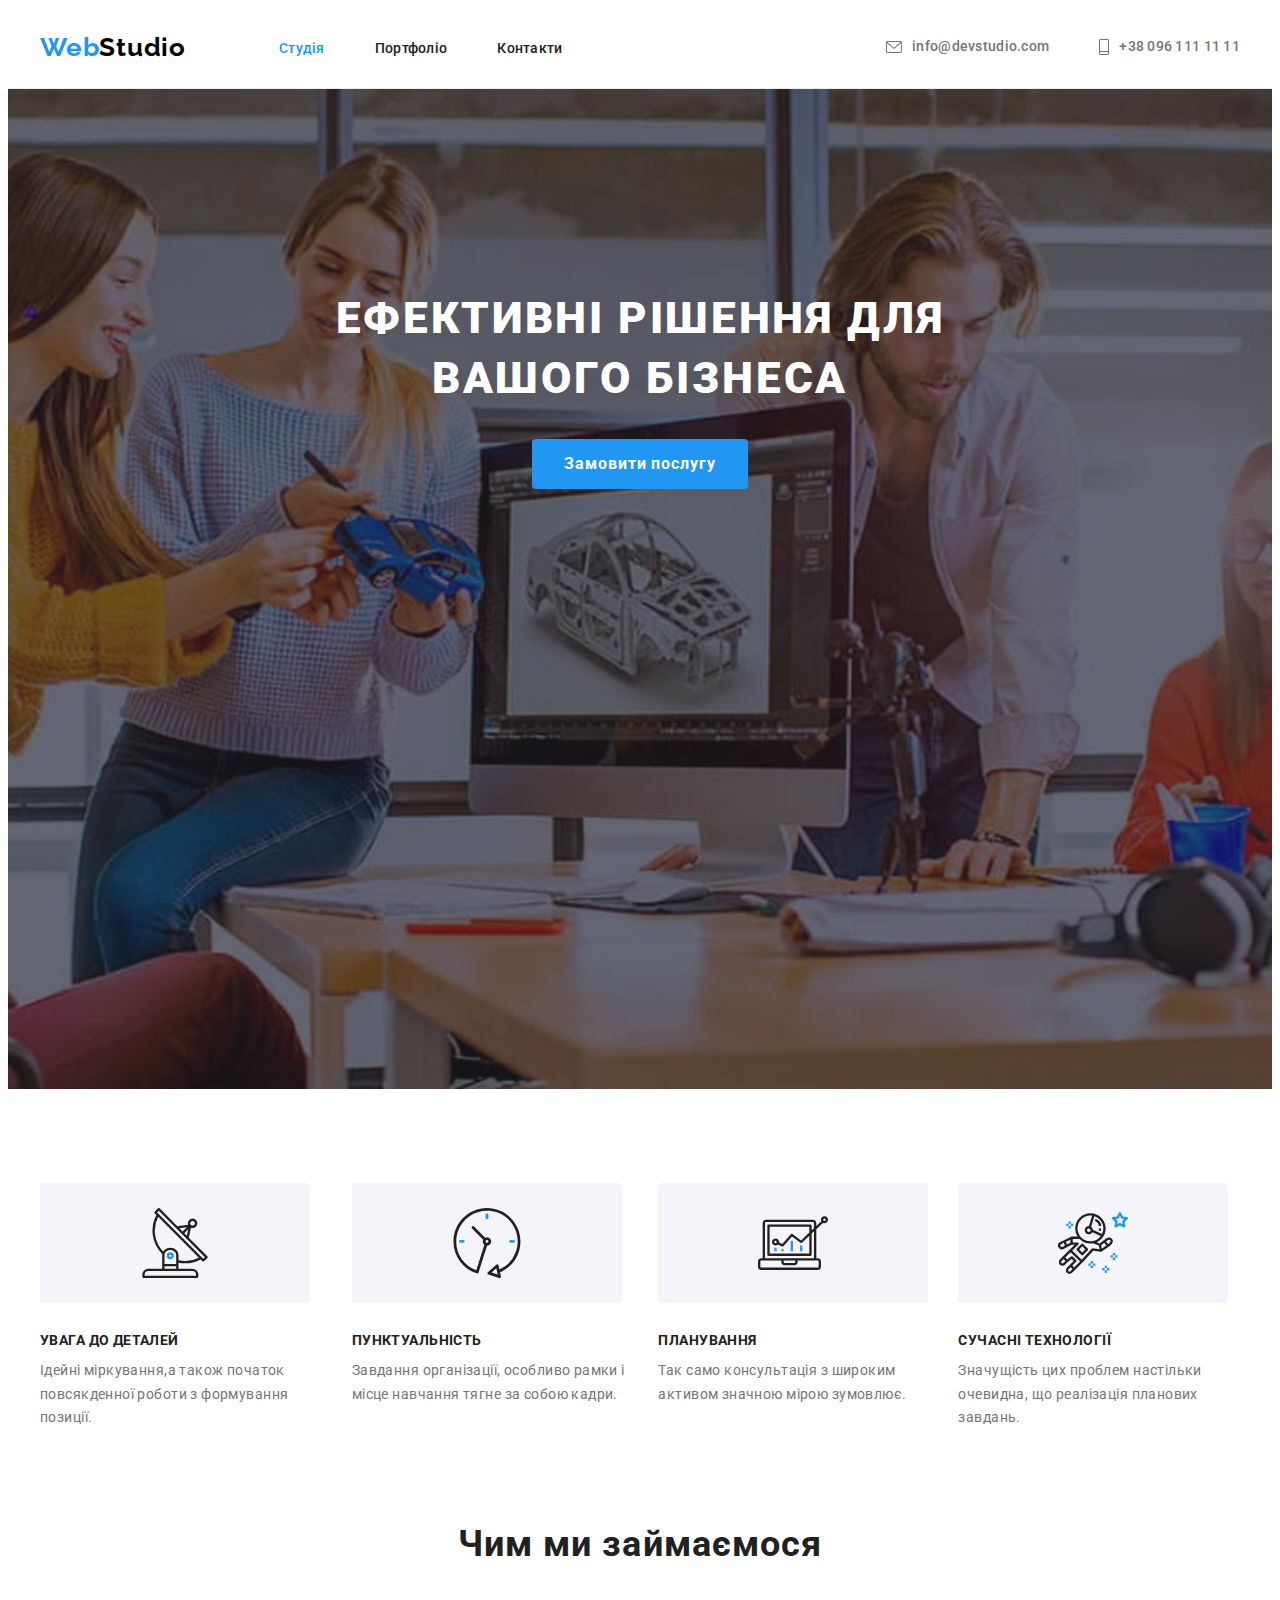
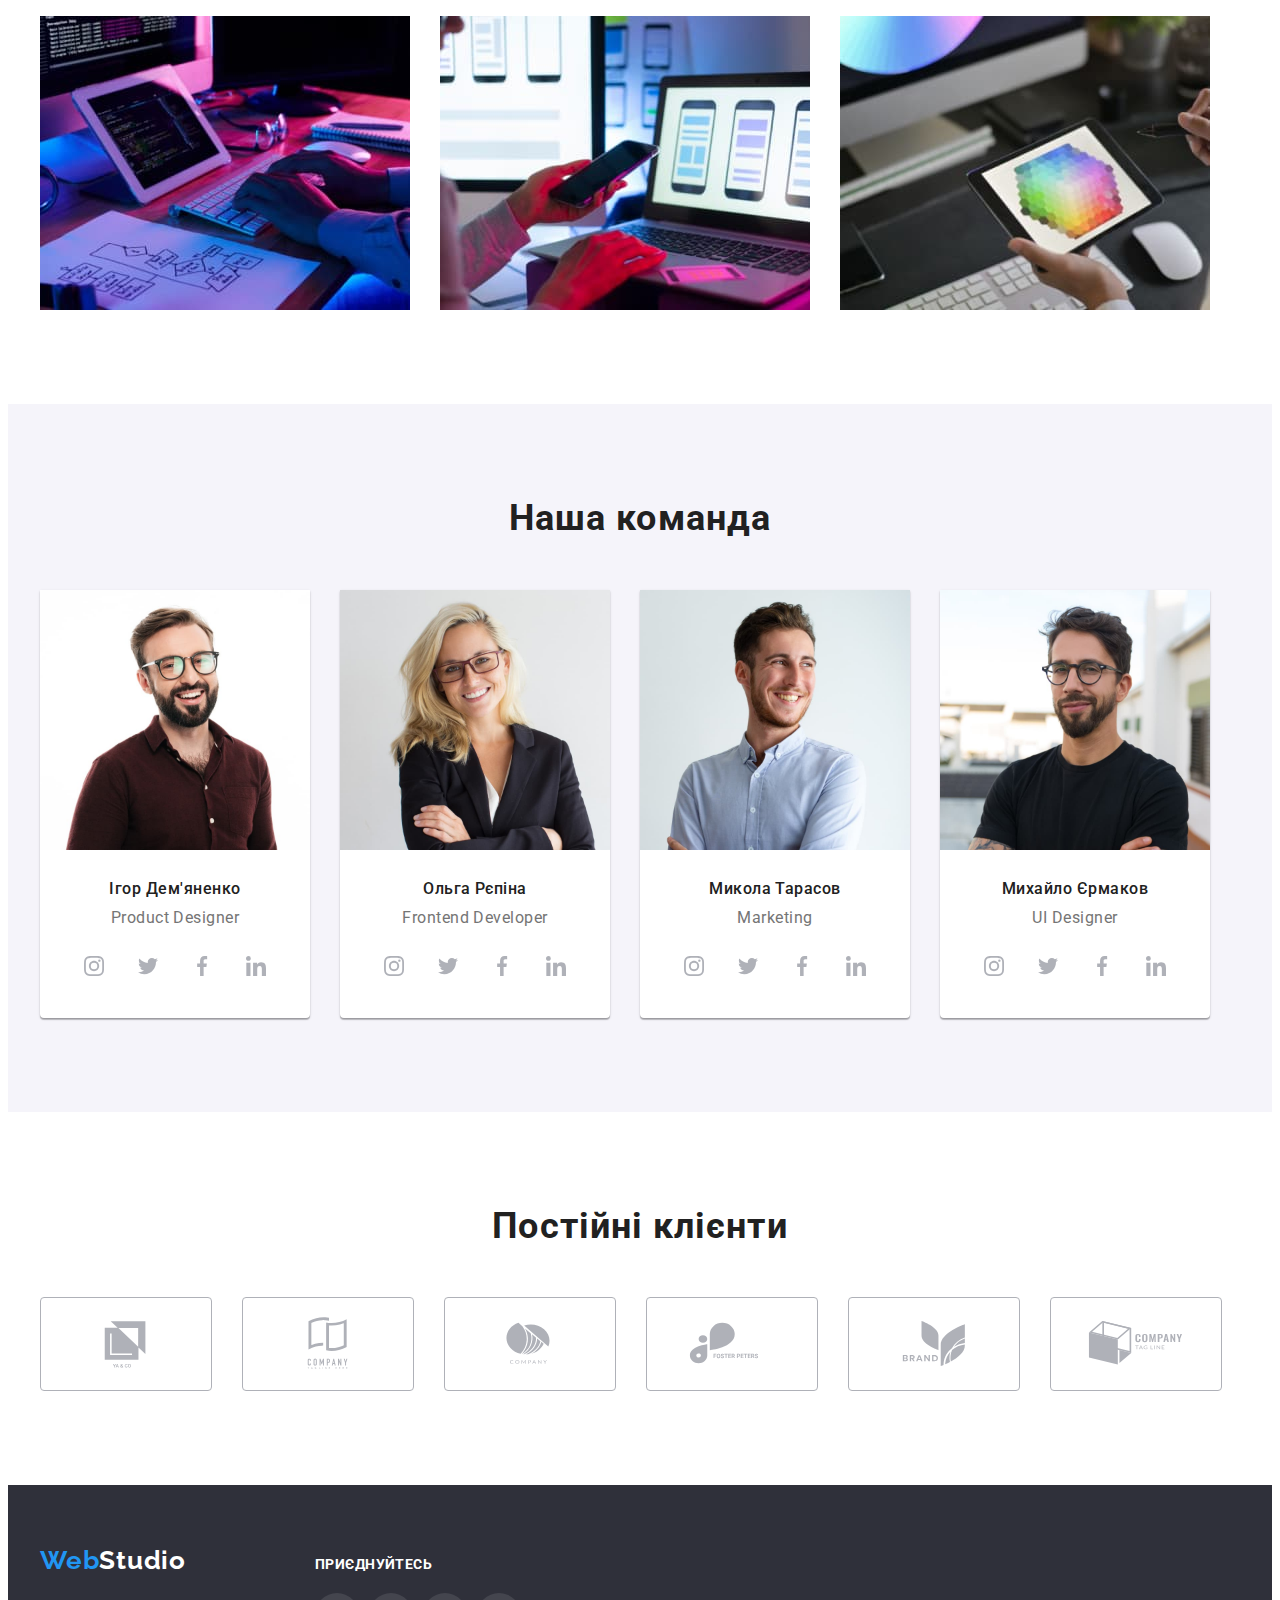
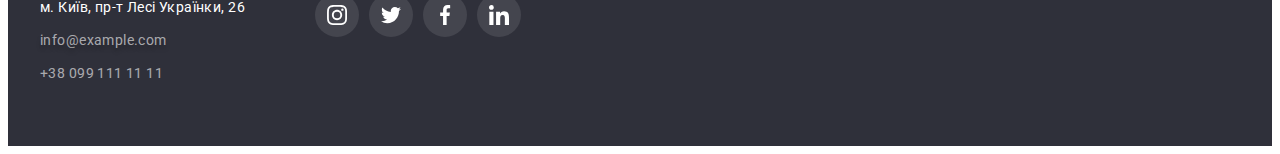
<file: index.html>
<!DOCTYPE html>
<html lang="uk">
	<head>
		<meta charset="UTF-8" />
		<meta http-equiv="X-UA-Compatible" content="IE=edge" />
		<meta name="viewport" content="width=device-width, initial-scale=1.0" />
		<title>Вебстудія</title>
		<link rel="preconnect" href="https://fonts.googleapis.com" />
		<link rel="preconnect" href="https://fonts.gstatic.com" crossorigin />
		<link
			href="https://fonts.googleapis.com/css2?family=Raleway:wght@700&family=Roboto:wght@400;500;700;900&display=swap"
			rel="stylesheet"
		/>
		<link
			rel="stylesheet"
			href="https://cdnjs.cloudflare.com/ajax/libs/modern-normalize/1.1.0/modern-normalize.min.css"
			integrity="sha512-wpPYUAdjBVSE4KJnH1VR1HeZfpl1ub8YT/NKx4PuQ5NmX2tKuGu6U/JRp5y+Y8XG2tV+wKQpNHVUX03MfMFn9Q=="
			crossorigin="anonymous"
			referrerpolicy="no-referrer"
		/>
		<link rel="stylesheet" href="./css/styles.css" />
	</head>
	<body>
		<header class="header">
			<div class="container">
				<nav class="header-nav">
					<a href="./index.html" class="header-logo logo link"
						><span class="header-logo-accent logo">Web</span>Studio</a
					>

					<ul class="header-list list">
						<li class="header-item"><a href="./index.html" aria-current="page" class="header-link link">Студія</a></li>
						<li class="header-item"><a href="./portfolio.html" class="header-link link">Портфоліо</a></li>
						<li class="header-item"><a href="" class="header-link link">Контакти</a></li>
					</ul>
				</nav>
				<ul class="header-list-auth list">
					<li class="header-item-auth">
						<a href="mailto:info@devstudio.com" class="header-link-auth link">
							<svg class="header-soc" width="16" height="12">
								<use href="./images/icons.svg#icon-mail"></use>
							</svg>
							info@devstudio.com</a
						></li
					>
					<li class="header-item-auth">
						<a href="tel:+380961111111" class="header-link-auth link">
							<svg class="header-soc" width="10" height="16">
								<use href="./images/icons.svg#icon-tell"></use>
							</svg>
							+38 096 111 11 11</a
						></li
					>
				</ul>
			</div>
		</header>
		<main>
			<section class="hero">
				<div class="container">
					<h1 class="hero-title">Ефективні рішення для вашого бізнеса</h1>
					<button type="button" class="hero-btn">Замовити послугу</button>
				</div>
			</section>
			<section class="features section">
				<div class="container">
					<h2 class="visually-hidden">Плюси вебстудії</h2>
					<ul class="features-list list">
						<li class="features-item">
							<div class="features-item-border">
								<svg width="70" height="70">
									<use href="./images/icons.svg#icon-antenna1"></use>
								</svg>
							</div>
							<h3 class="features-item-title">Увага до деталей</h3>
							<p class="features-item-text">
								Ідейні міркування,а також початок повсякденної роботи з формування позиції.
							</p>
						</li>
						<li class="features-item">
							<div class="features-item-border">
								<svg width="70" height="70">
									<use href="./images/icons.svg#icon-clock2"></use>
								</svg>
							</div>
							<h3 class="features-item-title">Пунктуальність</h3>
							<p class="features-item-text">
								Завдання організації, особливо рамки і місце навчання тягне за собою кадри.
							</p>
						</li>
						<li class="features-item">
							<div class="features-item-border">
								<svg width="70" height="70">
									<use href="./images/icons.svg#icon-diagram3"></use>
								</svg>
							</div>
							<h3 class="features-item-title">Планування</h3>
							<p class="features-item-text"> Так само консультація з широким активом значною мірою зумовлює. </p>
						</li>
						<li class="features-item">
							<div class="features-item-border">
								<svg width="70" height="70">
									<use href="./images/icons.svg#icon-astronaut4"></use>
								</svg>
							</div>
							<h3 class="features-item-title">Сучасні технології</h3>
							<p class="features-item-text">
								Значущість цих проблем настільки очевидна, що реалізація планових завдань.
							</p>
						</li>
					</ul>
				</div>
			</section>
			<section class="work">
				<div class="container">
					<h2 class="work-title title">Чим ми займаємося</h2>
					<ul class="work-list list">
						<li class="work-item"
							><img src="./images/img-1.jpg" alt="Працюємо за ноутбуком" width="370" height="294"
						/></li>
						<li class="work-item"
							><img src="./images/img-2.jpg" alt="Використовуємо одночасно різні гаджети" width="370" height="294"
						/></li>
						<li class="work-item"
							><img src="./images/img-3.jpg" alt="Створюємо дизайн на планшеті" width="370" height="294"
						/></li>
					</ul>
				</div>
			</section>
			<section class="comand section">
				<div class="container">
					<h2 class="comand-title title">Наша команда</h2>
					<ul class="comand-list list">
						<li class="comand-item">
							<img src="./images/human-1.jpg" alt="Product Designer" width="270" height="260" />
							<h3 class="comand-item-title">Ігор Дем'яненко</h3>
							<p class="comand-item-text">Product Designer</p>
							<ul class="comand-soc list">
								<li class="comand-soc-item"
									><a href="" class="comand-soc-link link">
										<svg class="comand-soc-icon" width="20" height="20">
											<use href="./images/icons.svg#icon-instagram"></use>
										</svg> </a
								></li>
								<li class="comand-soc-item"
									><a href="" class="comand-soc-link link">
										<svg class="comand-soc-icon" width="20" height="20">
											<use href="./images/icons.svg#icon-twitter"></use>
										</svg> </a
								></li>
								<li class="comand-soc-item"
									><a href="" class="comand-soc-link link">
										<svg class="comand-soc-icon" width="20" height="20">
											<use href="./images/icons.svg#icon-facebook"></use>
										</svg> </a
								></li>
								<li class="comand-soc-item"
									><a href="" class="comand-soc-link link">
										<svg class="comand-soc-icon" width="20" height="20">
											<use href="./images/icons.svg#icon-linkedin"></use>
										</svg> </a
								></li>
							</ul>
						</li>
						<li class="comand-item">
							<img src="./images/human-2.jpg" alt="Frontend Developer" width="270" height="260" />
							<h3 class="comand-item-title">Ольга Рєпіна</h3>
							<p class="comand-item-text">Frontend Developer</p>
							<ul class="comand-soc list">
								<li class="comand-soc-item"
									><a href="" class="comand-soc-link link">
										<svg class="comand-soc-icon" width="20" height="20">
											<use href="./images/icons.svg#icon-instagram"></use>
										</svg> </a
								></li>
								<li class="comand-soc-item"
									><a href="" class="comand-soc-link link">
										<svg class="comand-soc-icon" width="20" height="20">
											<use href="./images/icons.svg#icon-twitter"></use>
										</svg> </a
								></li>
								<li class="comand-soc-item"
									><a href="" class="comand-soc-link link">
										<svg class="comand-soc-icon" width="20" height="20">
											<use href="./images/icons.svg#icon-facebook"></use>
										</svg> </a
								></li>
								<li class="comand-soc-item"
									><a href="" class="comand-soc-link link">
										<svg class="comand-soc-icon" width="20" height="20">
											<use href="./images/icons.svg#icon-linkedin"></use>
										</svg> </a
								></li>
							</ul>
						</li>
						<li class="comand-item">
							<img src="./images/human-3.jpg" alt="Marketing" width="270" height="260" />
							<h3 class="comand-item-title">Микола Тарасов</h3>
							<p class="comand-item-text">Marketing</p>
							<ul class="comand-soc list">
								<li class="comand-soc-item"
									><a href="" class="comand-soc-link link">
										<svg class="comand-soc-icon" width="20" height="20">
											<use href="./images/icons.svg#icon-instagram"></use>
										</svg> </a
								></li>
								<li class="comand-soc-item"
									><a href="" class="comand-soc-link link">
										<svg class="comand-soc-icon" width="20" height="20">
											<use href="./images/icons.svg#icon-twitter"></use>
										</svg> </a
								></li>
								<li class="comand-soc-item"
									><a href="" class="comand-soc-link link">
										<svg class="comand-soc-icon" width="20" height="20">
											<use href="./images/icons.svg#icon-facebook"></use>
										</svg> </a
								></li>
								<li class="comand-soc-item"
									><a href="" class="comand-soc-link link">
										<svg class="comand-soc-icon" width="20" height="20">
											<use href="./images/icons.svg#icon-linkedin"></use>
										</svg> </a
								></li>
							</ul>
						</li>
						<li class="comand-item">
							<img src="./images/human-4.jpg" alt="UI Designer" width="270" height="260" />
							<h3 class="comand-item-title">Михайло Єрмаков</h3>
							<p class="comand-item-text">UI Designer</p>
							<ul class="comand-soc list">
								<li class="comand-soc-item"
									><a href="" class="comand-soc-link link">
										<svg class="comand-soc-icon" width="20" height="20">
											<use href="./images/icons.svg#icon-instagram"></use>
										</svg> </a
								></li>
								<li class="comand-soc-item"
									><a href="" class="comand-soc-link link">
										<svg class="comand-soc-icon" width="20" height="20">
											<use href="./images/icons.svg#icon-twitter"></use>
										</svg> </a
								></li>
								<li class="comand-soc-item"
									><a href="" class="comand-soc-link link">
										<svg class="comand-soc-icon" width="20" height="20">
											<use href="./images/icons.svg#icon-facebook"></use>
										</svg> </a
								></li>
								<li class="comand-soc-item"
									><a href="" class="comand-soc-link link">
										<svg class="comand-soc-icon" width="20" height="20">
											<use href="./images/icons.svg#icon-linkedin"></use>
										</svg> </a
								></li>
							</ul>
						</li>
					</ul>
				</div>
			</section>
			<section class="client section">
				<div class="container">
					<h2 class="client-title title"> Постійні клієнти</h2>
					<ul class="client-list list">
						<li class="client-item"
							><a href="" class="client-link">
								<svg class="client-icon" width="106" height="60">
									<use href="./images/icons.svg#icon-Logo-client-1"></use></svg></a
						></li>
						<li class="client-item"
							><a href="" class="client-link">
								<svg class="client-icon" width="106" height="60">
									<use href="./images/icons.svg#icon-Logo-client-2"></use></svg></a
						></li>
						<li class="client-item"
							><a href="" class="client-link">
								<svg class="client-icon" width="106" height="60">
									<use href="./images/icons.svg#icon-Logo-client-3"></use></svg></a
						></li>
						<li class="client-item"
							><a href="" class="client-link"
								><svg class="client-icon" width="106" height="60">
									<use href="./images/icons.svg#icon-Logo-client-4"></use>
								</svg> </a
						></li>
						<li class="client-item"
							><a href="" class="client-link">
								<svg class="client-icon" width="106" height="60">
									<use href="./images/icons.svg#icon-Logo-client-5"></use></svg></a
						></li>
						<li class="client-item"
							><a href="" class="client-link">
								<svg class="client-icon" width="106" height="60">
									<use href="./images/icons.svg#icon-Logo-client-6"></use></svg></a
						></li>
					</ul>
				</div>
			</section>
		</main>
		<footer class="contacts">
			<div class="container">
				<div>
					<a href="./index.html" class="contacts-logo logo link"
						><span class="contacts-logo-accent logo">Web</span>Studio</a
					>
					<address class="contacts-address">
						<ul class="contacts-list list">
							<li class="contacts-item">
								<a
									href="https://goo.gl/maps/RuCGY3uiNNqFmJC18"
									target="_blank"
									rel="noopener nofollow noreferrer"
									class="contacts-link link"
								>
									м. Київ, пр-т Лесі Українки, 26
								</a>
							</li>
							<li class="contacts-item"
								><a href="mailto:info@example.com" class="contacts-link-auth link mail">info@example.com</a></li
							>
							<li class="contacts-item"
								><a href="tel:++380991111111" class="contacts-link-auth link">+38 099 111 11 11</a></li
							>
						</ul>
					</address>
				</div>
				<div class="contacts-share">
					<p class="contacts-title"> Приєднуйтесь</p>
					<ul class="contacts-soc list">
						<li class="contacts-soc-item"
							><a href="" class="contacts-soc-link link">
								<svg class="contacts-soc-icon" width="20" height="20">
									<use href="./images/icons.svg#icon-instagram"></use>
								</svg> </a
						></li>
						<li class="contacts-soc-item"
							><a href="" class="contacts-soc-link link">
								<svg class="contacts-soc-icon" width="20" height="20">
									<use href="./images/icons.svg#icon-twitter"></use>
								</svg> </a
						></li>
						<li class="contacts-soc-item"
							><a href="" class="contacts-soc-link link">
								<svg class="contacts-soc-icon" width="20" height="20">
									<use href="./images/icons.svg#icon-facebook"></use>
								</svg> </a
						></li>
						<li class="contacts-soc-item"
							><a href="" class="contacts-soc-link link">
								<svg class="contacts-soc-icon" width="20" height="20">
									<use href="./images/icons.svg#icon-linkedin"></use>
								</svg> </a
						></li>
					</ul>
				</div>
			</div>
		</footer>
	</body>
</html>
</file>
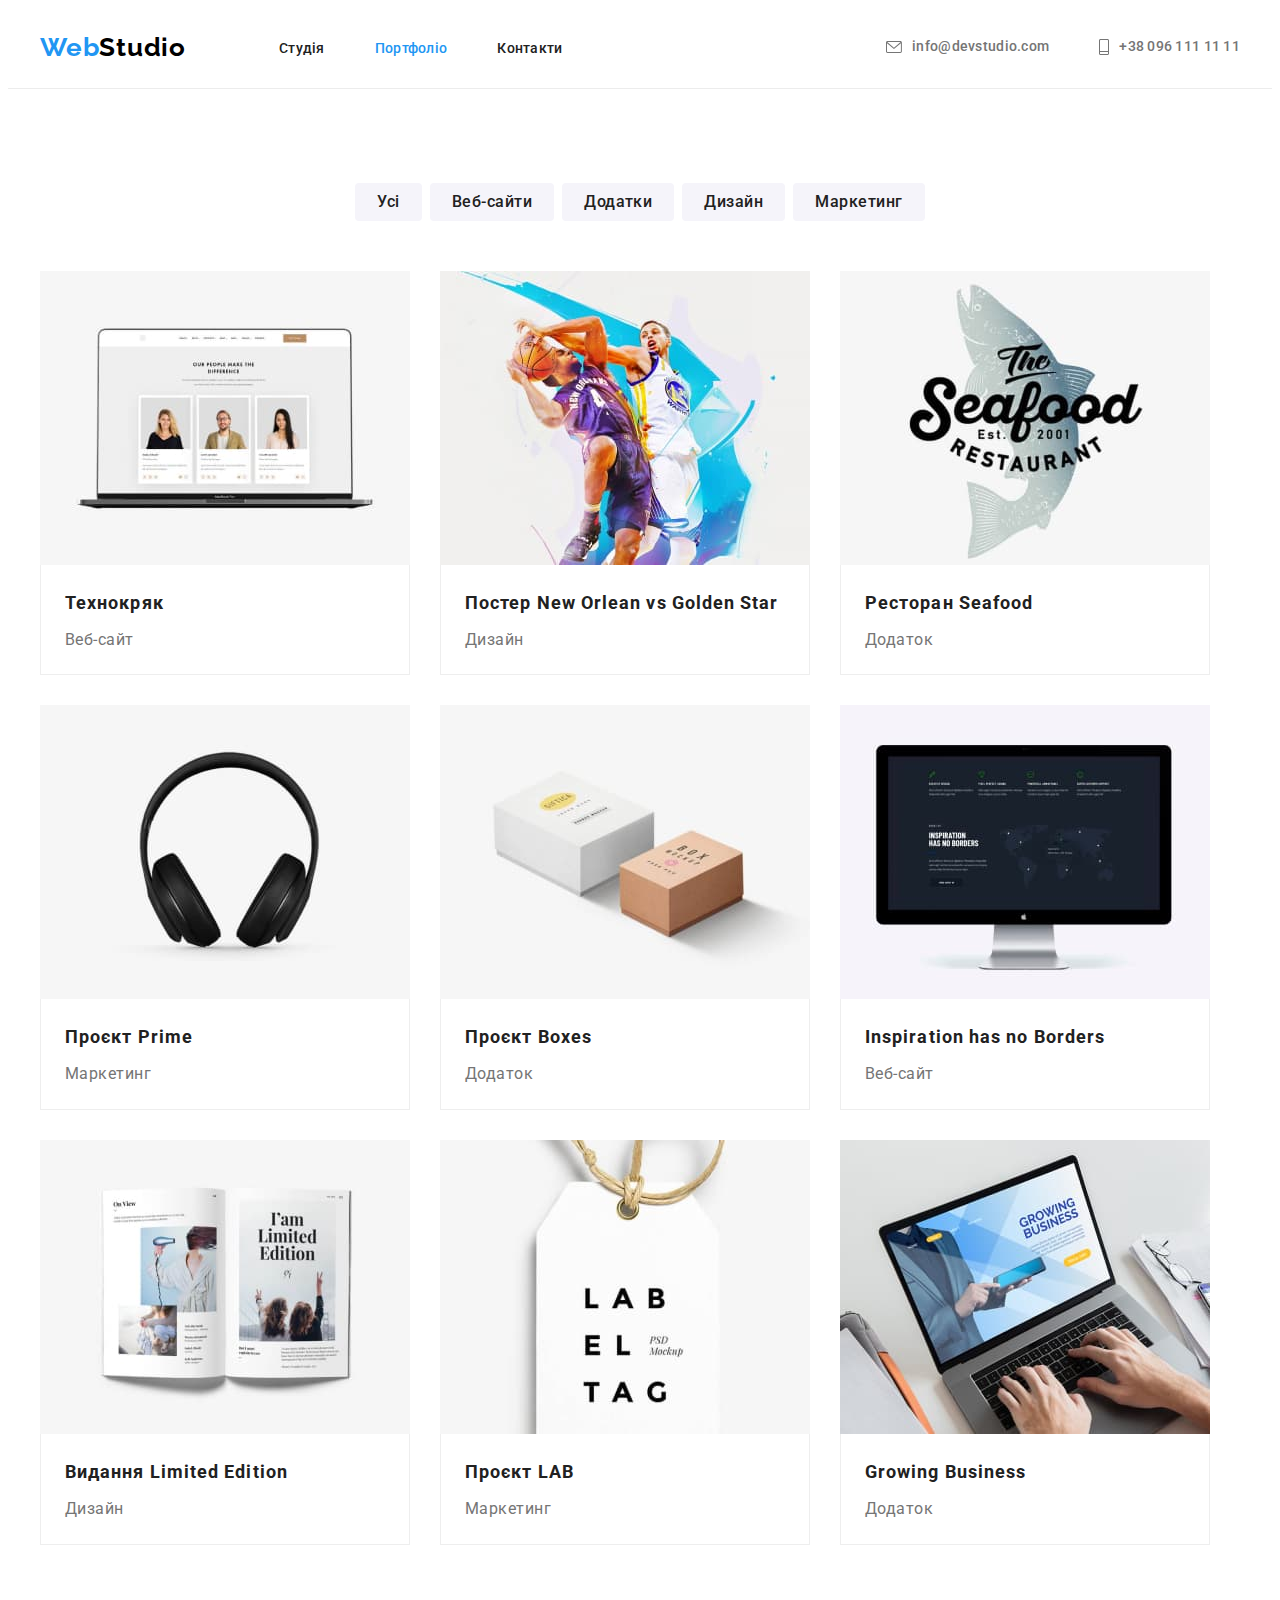
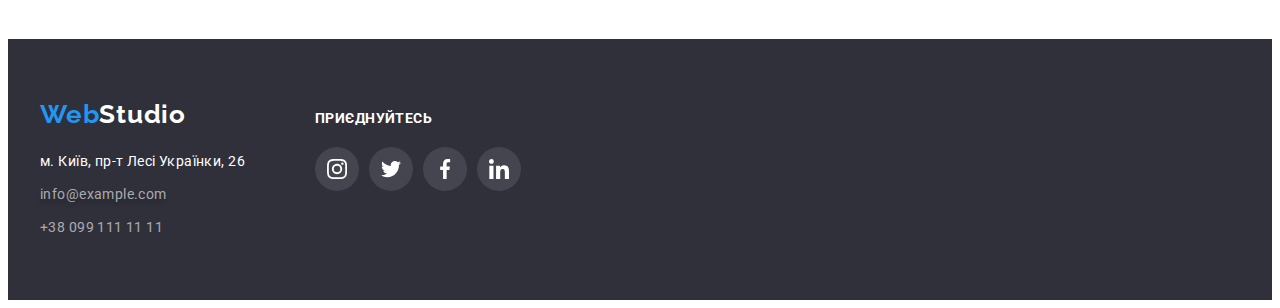
<file: portfolio.html>
<!DOCTYPE html>
<html lang="uk">
	<head>
		<meta charset="UTF-8" />
		<meta http-equiv="X-UA-Compatible" content="IE=edge" />
		<meta name="viewport" content="width=device-width, initial-scale=1.0" />
		<title>Вебстудія</title>
		<link rel="preconnect" href="https://fonts.googleapis.com" />
		<link rel="preconnect" href="https://fonts.gstatic.com" crossorigin />
		<link
			href="https://fonts.googleapis.com/css2?family=Raleway:wght@700&family=Roboto:wght@400;500;700;900&display=swap"
			rel="stylesheet"
		/>
		<link
			rel="stylesheet"
			href="https://cdnjs.cloudflare.com/ajax/libs/modern-normalize/1.1.0/modern-normalize.min.css"
			integrity="sha512-wpPYUAdjBVSE4KJnH1VR1HeZfpl1ub8YT/NKx4PuQ5NmX2tKuGu6U/JRp5y+Y8XG2tV+wKQpNHVUX03MfMFn9Q=="
			crossorigin="anonymous"
			referrerpolicy="no-referrer"
		/>
		<link rel="stylesheet" href="./css/styles.css" />
	</head>
	<body>
		<header class="header">
			<div class="container">
				<nav class="header-nav">
					<a href="./index.html" class="header-logo logo link"
						><span class="header-logo-accent logo">Web</span>Studio</a
					>

					<ul class="header-list list">
						<li class="header-item"><a href="./index.html" class="header-link link">Студія</a></li>
						<li class="header-item"
							><a href="./portfolio.html" aria-current="page" class="header-link link">Портфоліо</a></li
						>
						<li class="header-item"><a href="" class="header-link link">Контакти</a></li>
					</ul>
				</nav>
				<ul class="header-list-auth list">
					<li class="header-item-auth"
						><a href="mailto:info@devstudio.com" class="header-link-auth link">
							<svg class="header-soc" width="16" height="12">
								<use href="./images/icons.svg#icon-mail"></use>
							</svg>
							info@devstudio.com</a
						></li
					>
					<li class="header-item-auth"
						><a href="tel:+380961111111" class="header-link-auth link">
							<svg class="header-soc" width="10" height="16">
								<use href="./images/icons.svg#icon-tell"></use>
							</svg>
							+38 096 111 11 11</a
						></li
					>
				</ul>
			</div>
		</header>
		<main>
			<section class="projects section">
				<div class="container">
					<h1 class="visually-hidden">Список</h1>
					<ul class="projects-list list">
						<li class="projects-item"><button type="button" class="projects-btn">Усі</button></li>
						<li class="projects-item"><button type="button" class="projects-btn">Веб-сайти</button></li>
						<li class="projects-item"><button type="button" class="projects-btn">Додатки</button></li>
						<li class="projects-item"><button type="button" class="projects-btn">Дизайн</button></li>
						<li class="projects-item"><button type="button" class="projects-btn">Маркетинг</button></li>
					</ul>
					<ul class="projects-items list">
						<li class="projects-part">
							<a href="" class="projects-part-link link">
								<img src="./images/project-1.jpg" alt="Технокряк" width="370" height="294" />
								<div class="projects-part-border">
									<h2 class="projects-part-title">Технокряк</h2>
									<p class="projects-part-text">Веб-сайт</p>
								</div>
							</a>
						</li>
						<li class="projects-part">
							<a href="" class="projects-part-link link">
								<img src="./images/project-2.jpg" alt="Постер New Orlean vs Golden Star" width="370" height="294" />
								<div class="projects-part-border">
									<h2 class="projects-part-title">Постер New Orlean vs Golden Star</h2>
									<p class="projects-part-text">Дизайн</p>
								</div>
							</a>
						</li>
						<li class="projects-part">
							<a href="" class="projects-part-link link">
								<img src="./images/project-3.jpg" alt="Ресторан Seafood" width="370" height="294" />
								<div class="projects-part-border">
									<h2 class="projects-part-title">Ресторан Seafood</h2>
									<p class="projects-part-text">Додаток</p>
								</div>
							</a>
						</li>
						<li class="projects-part">
							<a href="" class="projects-part-link link">
								<img src="./images/project-4.jpg" alt="Проєкт Prime" width="370" height="294" />
								<div class="projects-part-border">
									<h2 class="projects-part-title">Проєкт Prime</h2>
									<p class="projects-part-text">Маркетинг</p>
								</div>
							</a>
						</li>
						<li class="projects-part">
							<a href="" class="projects-part-link link">
								<img src="./images/project-5.jpg" alt="Проєкт Boxes" width="370" height="294" />
								<div class="projects-part-border">
									<h2 class="projects-part-title">Проєкт Boxes</h2>
									<p class="projects-part-text">Додаток</p>
								</div>
							</a>
						</li>
						<li class="projects-part">
							<a href="" class="projects-part-link link">
								<img src="./images/project-6.jpg" alt="Inspiration has no Borders" width="370" height="294" />
								<div class="projects-part-border">
									<h2 class="projects-part-title">Inspiration has no Borders</h2>
									<p class="projects-part-text">Веб-сайт</p>
								</div>
							</a>
						</li>
						<li class="projects-part">
							<a href="" class="projects-part-link link">
								<img src="./images/project-7.jpg" alt="Видання Limited Edition" width="370" height="294" />
								<div class="projects-part-border">
									<h2 class="projects-part-title">Видання Limited Edition</h2>
									<p class="projects-part-text">Дизайн</p>
								</div>
							</a>
						</li>
						<li class="projects-part">
							<a href="" class="projects-part-link link">
								<img src="./images/project-8.jpg" alt="Проєкт LAB" width="370" height="294" />
								<div class="projects-part-border">
									<h2 class="projects-part-title">Проєкт LAB</h2>
									<p class="projects-part-text">Маркетинг</p>
								</div>
							</a>
						</li>
						<li class="projects-part">
							<a href="" class="projects-part-link link">
								<img src="./images/project-9.jpg" alt="Growing Business" width="370" height="294" />
								<div class="projects-part-border">
									<h2 class="projects-part-title">Growing Business</h2>
									<p class="projects-part-text">Додаток</p>
								</div>
							</a>
						</li>
					</ul>
				</div>
			</section>
		</main>
		<footer class="contacts">
			<div class="container">
				<address class="contacts-address">
					<a href="./index.html" class="contacts-logo logo link"
						><span class="contacts-logo-accent logo">Web</span>Studio</a
					>
					<ul class="contacts-list list">
						<li class="contacts-item">
							<a
								href="https://goo.gl/maps/RuCGY3uiNNqFmJC18"
								target="_blank"
								rel="noopener nofollow noreferrer"
								class="contacts-link link"
							>
								м. Київ, пр-т Лесі Українки, 26
							</a>
						</li>
						<li class="contacts-item"
							><a href="mailto:info@example.com" class="contacts-link-auth link mail">info@example.com</a></li
						>
						<li class="contacts-item"
							><a href="tel:++380991111111" class="contacts-link-auth link">+38 099 111 11 11</a></li
						>
					</ul>
				</address>
				<div class="contacts-share">
					<h2 class="contacts-title"> Приєднуйтесь</h2>
					<ul class="contacts-soc list">
						<li class="contacts-soc-item"
							><a href="" class="contacts-soc-link link">
								<svg class="contacts-soc-icon" width="20" height="20">
									<use href="./images/icons.svg#icon-instagram"></use>
								</svg> </a
						></li>
						<li class="contacts-soc-item"
							><a href="" class="contacts-soc-link link">
								<svg class="contacts-soc-icon" width="20" height="20">
									<use href="./images/icons.svg#icon-twitter"></use>
								</svg> </a
						></li>
						<li class="contacts-soc-item"
							><a href="" class="contacts-soc-link link">
								<svg class="contacts-soc-icon" width="20" height="20">
									<use href="./images/icons.svg#icon-facebook"></use>
								</svg> </a
						></li>
						<li class="contacts-soc-item"
							><a href="" class="contacts-soc-link link">
								<svg class="contacts-soc-icon" width="20" height="20">
									<use href="./images/icons.svg#icon-linkedin"></use>
								</svg> </a
						></li>
					</ul>
				</div>
			</div>
		</footer>
	</body>
</html>
</file>
<file: css/styles.css>
:root {
	--first-title-color: #212121;
	--second-title-color: #ffffff;
	--bg-color: #ffffff;
	--text-color: #757575;
	--accent-color: #2196f3;
	--hero-bg-color: #2f303a;
}

h1,
h2,
h3,
h4,
h5,
h6,
p {
	margin: 0;
}

ul {
	margin: 0;
	padding: 0;
}

img {
	display: block;
	max-width: 100%;
	height: auto;
}

body {
	font-family: Roboto, sans-serif;
	color: var(--first-title-color);
}

.list {
	list-style: none;
}

.link {
	text-decoration: none;
}

.visually-hidden {
	position: absolute;
	white-space: nowrap;
	width: 1px;
	height: 1px;
	overflow: hidden;
	border: 0;
	padding: 0;
	clip: rect(0 0 0 0);
	clip-path: inset(50%);
	margin: -1px;
}

.container {
	width: 1200px;
	padding-left: 15px;
	padding-right: 15px;
	margin-left: auto;
	margin-right: auto;
}

.logo {
	font-family: "Raleway", sans-serif;
	font-weight: 700;
	font-size: 26px;
	line-height: 1.19;
	letter-spacing: 0.03em;
}

.logo:hover,
.logo:focus {
	color: var(--accent-color);
}

.section {
	padding-top: 94px;
	padding-bottom: 94px;
}

.title {
	font-weight: 700;
	font-size: 36px;
	line-height: 1.16;
	text-align: center;
	letter-spacing: 0.03em;
	color: var(--first-title-color);
}

/*-------------------------header-------------------------*/

.header {
	padding-top: 24px;
	padding-bottom: 25px;
	border-bottom: 1px solid #ececec;
}

.header > .container {
	display: flex;
	align-items: center;
}

.header-nav {
	display: flex;
	align-items: center;
}

.header-list {
	display: flex;
}

.header-logo {
	color: #000000;
	display: block;
	margin-right: 93px;
}

.header-logo-accent {
	color: var(--accent-color);
}

.header-item:not(:last-child) {
	margin-right: 50px;
}

.header-link {
	padding: 32px 0;
	font-weight: 500;
	font-size: 14px;
	line-height: 1.14;
	letter-spacing: 0.02em;
	color: var(--first-title-color);
}

[aria-current] {
	color: var(--accent-color);
}

/* .active {
	font-weight: 500;
	font-size: 14px;
	line-height: 1.14;
	letter-spacing: 0.02em;
	color: var(--accent-color);
} */

.header-link:hover,
.header-link:focus {
	color: var(--accent-color);
}

.header-list-auth {
	display: flex;
	align-items: center;
	margin-left: auto;
}

.header-item-auth:not(:last-child) {
	margin-right: 50px;
}

.header-link-auth {
	display: flex;
	align-items: center;

	font-weight: 500;
	font-size: 14px;
	line-height: 1.14;
	letter-spacing: 0.02em;
	color: var(--text-color);
}

.header-soc {
	margin-right: 10px;
	fill: #757575;
}

.header-link-auth:hover,
.header-link-auth:focus {
	color: var(--accent-color);
}

.header-link-auth:hover .header-soc,
.header-link-auth:focus .header-soc {
	fill: #2196f3;
}

/*------------------------hero-------------------------*/

.hero {
	padding: 200px 0;
	text-align: center;

	height: 600px;
	max-width: 1600px;
	margin-left: auto;
	margin-right: auto;
	background-image: linear-gradient(rgba(47, 48, 58, 0.4), rgba(47, 48, 58, 0.4)), url(../images/Img-bg-hero.jpg);
	background-repeat: no-repeat;
	background-position: center;
	background-size: cover;
}

.hero-title {
	margin-bottom: 30px;
	margin-left: auto;
	margin-right: auto;
	max-width: 696px;

	font-weight: 900;
	font-size: 44px;
	line-height: 1.36;
	text-align: center;
	letter-spacing: 0.06em;
	text-transform: uppercase;
	color: var(--second-title-color);
}

.hero-btn {
	border-radius: 4px;
	border: none;
	padding: 10px 32px;
	min-width: 200px;

	font-family: inherit;
	font-weight: 700;
	font-size: 16px;
	line-height: 1.87;
	display: inline-block;
	align-items: center;
	letter-spacing: 0.06em;
	cursor: pointer;
	color: var(--second-title-color);
	background-color: var(--accent-color);
}

.hero-btn:hover,
.hero-btn:focus {
	background-color: #188ce8;
}

/*------------------------features-------------------------*/

.features {
	background-color: var(--bg-color);
}

.features-list {
	display: flex;
	gap: 30px;
}

.features-item-border {
	margin-bottom: 30px;
	width: 270px;
	height: 120px;

	display: flex;
	align-items: center;
	justify-content: center;

	background: #f5f4fa;
	border-radius: 4px;
}

.features-item-title {
	margin-bottom: 10px;

	font-weight: 700;
	font-size: 14px;
	line-height: 1.14;
	letter-spacing: 0.03em;
	text-transform: uppercase;
	color: var(--first-title-color);
}

.features-item-text {
	min-width: 270;

	font-size: 14px;
	line-height: 1.7;
	letter-spacing: 0.03em;
	color: var(--text-color);
}
/*-------------------------work--------------------------*/

.work {
	background-color: var(--bg-color);
	padding-bottom: 94px;
}

.work-list {
	display: flex;
	gap: 30px;
}

.work-title {
	margin-bottom: 50px;
}

/*-----------------------comand-------------------------*/

.comand {
	background-color: #f5f4fa;
}

.comand-item {
	background: var(--bg-color);
	box-shadow: 0px 1px 3px rgba(0, 0, 0, 0.12), 0px 1px 1px rgba(0, 0, 0, 0.14), 0px 2px 1px rgba(0, 0, 0, 0.2);
	border-radius: 0px 0px 4px 4px;
}

.comand-list {
	display: flex;
	gap: 30px;
}

.comand-title {
	margin-bottom: 50px;
}

.comand-item-title {
	margin-top: 30px;
	margin-bottom: 10px;

	font-weight: 500;
	font-size: 16px;
	line-height: 1.18;
	text-align: center;
	letter-spacing: 0.03em;
	color: var(--first-title-color);
}

.comand-item-text {
	margin-bottom: 16px;

	font-size: 16px;
	line-height: 1.18;
	text-align: center;
	letter-spacing: 0.03em;
	color: var(--text-color);
}

.comand-soc {
	display: flex;
	justify-content: center;
	gap: 10px;
	margin-bottom: 30px;
}

.comand-soc-link {
	width: 44px;
	height: 44px;
	border-radius: 50%;
	display: flex;
	align-items: center;
	justify-content: center;
	color: #afb1b8;
}

.comand-soc-icon {
	fill: currentColor;
}

.comand-soc-link:hover,
.comand-soc-link:focus {
	background-color: #2196f3;
	color: #ffffff;
}

/*---------------------client------------------------------*/

.client-title {
	margin-bottom: 50px;
}

.client-list {
	display: flex;
	gap: 30px;
}

.client-link {
	width: 170px;
	height: 92px;

	display: flex;
	align-items: center;
	justify-content: center;

	border: 1px solid #afb1b8;
	border-radius: 4px;

	fill: #afb1b8;
}

.client-link:hover,
.client-link:focus {
	border-color: #2196f3;
	fill: #2196f3;
}

/*---------------------projects portfolio-------------------*/

.projects {
	background-color: var(--bg-color);
}

.projects-list {
	display: flex;
	justify-content: center;
	gap: 8px;

	margin-bottom: 50px;
}

.projects-btn {
	padding: 6px 22px;
	border: none;
	border-radius: 4px;

	font-family: inherit;
	font-weight: 500;
	font-size: 16px;
	line-height: 1.6;
	text-align: center;
	letter-spacing: 0.03em;
	color: var(--first-title-color);
	cursor: pointer;
	background-color: #f5f4fa;
}

.projects-btn:hover,
.projects-btn:focus {
	background-color: var(--accent-color);
	color: var(--second-title-color);

	box-shadow: 0px 3px 1px rgba(0, 0, 0, 0.1), 0px 1px 2px rgba(0, 0, 0, 0.08), 0px 2px 2px rgba(0, 0, 0, 0.12);
}

.projects-items {
	display: flex;
	flex-wrap: wrap;
	gap: 30px;
	flex-basis: calc(100% / 3);
}

.projects-part-link {
	display: block;
}

.projects-part-link:hover,
.projects-part-link:focus {
	box-shadow: 0px 1px 1px rgba(0, 0, 0, 0.12), 0px 4px 4px rgba(0, 0, 0, 0.06), 1px 4px 6px rgba(0, 0, 0, 0.16);
}

.projects-part-border {
	border-right: 1px solid #eeeeee;
	border-left: 1px solid #eeeeee;
	border-bottom: 1px solid #eeeeee;

	padding: 20px 24px;
}

.projects-part-title {
	margin-bottom: 4px;

	font-weight: 700;
	font-size: 18px;
	line-height: 2;
	letter-spacing: 0.06em;
	color: var(--first-title-color);
}

.projects-part-text {
	font-size: 16px;
	line-height: 1.87;
	letter-spacing: 0.03em;
	color: var(--text-color);
}
/*-----------------------contacts-------------------------*/

.contacts {
	background-color: #2f303a;
	padding-top: 60px;
	padding-bottom: 60px;
}

.contacts-logo {
	font-family: "Raleway";
	font-style: normal;
	font-weight: 700;
	font-size: 26px;
	line-height: 1.19;
	letter-spacing: 0.03em;

	display: inline-block;
	color: var(--second-title-color);
	margin-bottom: 20px;
}

.contacts-logo-accent {
	color: var(--accent-color);
}

.contacts-item:not(:last-child) {
	margin-bottom: 9px;
}

.contacts-link-address {
	color: var(--second-title-color);
}

.contacts-link {
	font-family: "Roboto";
	font-style: normal;
	font-weight: 400;
	font-size: 14px;
	line-height: 1.7;
	letter-spacing: 0.03em;
	color: var(--second-title-color);
}

.contacts-link:hover,
.contacts-link:focus {
	color: var(--accent-color);
}

.contacts-link-auth {
	font-family: "Roboto";
	font-style: normal;
	font-weight: 400;
	font-size: 14px;
	line-height: 1.7;
	letter-spacing: 0.03em;
	color: rgba(255, 255, 255, 0.6);
}

.mail {
	text-shadow: 0px 4px 4px rgba(0, 0, 0, 0.25);
}

.contacts-link-auth:hover,
.contacts-link-auth:focus {
	color: var(--accent-color);
}

.contacts > .container {
	display: flex;
	align-items: baseline;
}

.contacts-share {
	margin-left: 70px;
}

.contacts-title {
	margin-bottom: 20px;

	font-family: "Roboto";
	font-style: normal;
	font-weight: 700;
	font-size: 14px;
	line-height: 1.14;
	letter-spacing: 0.03em;
	text-transform: uppercase;
	color: var(--second-title-color);
}

.contacts-soc {
	display: flex;
	justify-content: center;
	gap: 10px;
}

.contacts-soc-link {
	width: 44px;
	height: 44px;
	border-radius: 50%;
	display: flex;
	align-items: center;
	justify-content: center;

	fill: #ffffff;
	background-color: rgba(255, 255, 255, 0.1);
}

.contacts-soc-link:hover,
.contacts-soc-link:focus {
	background-color: #2196f3;
}
</file>
